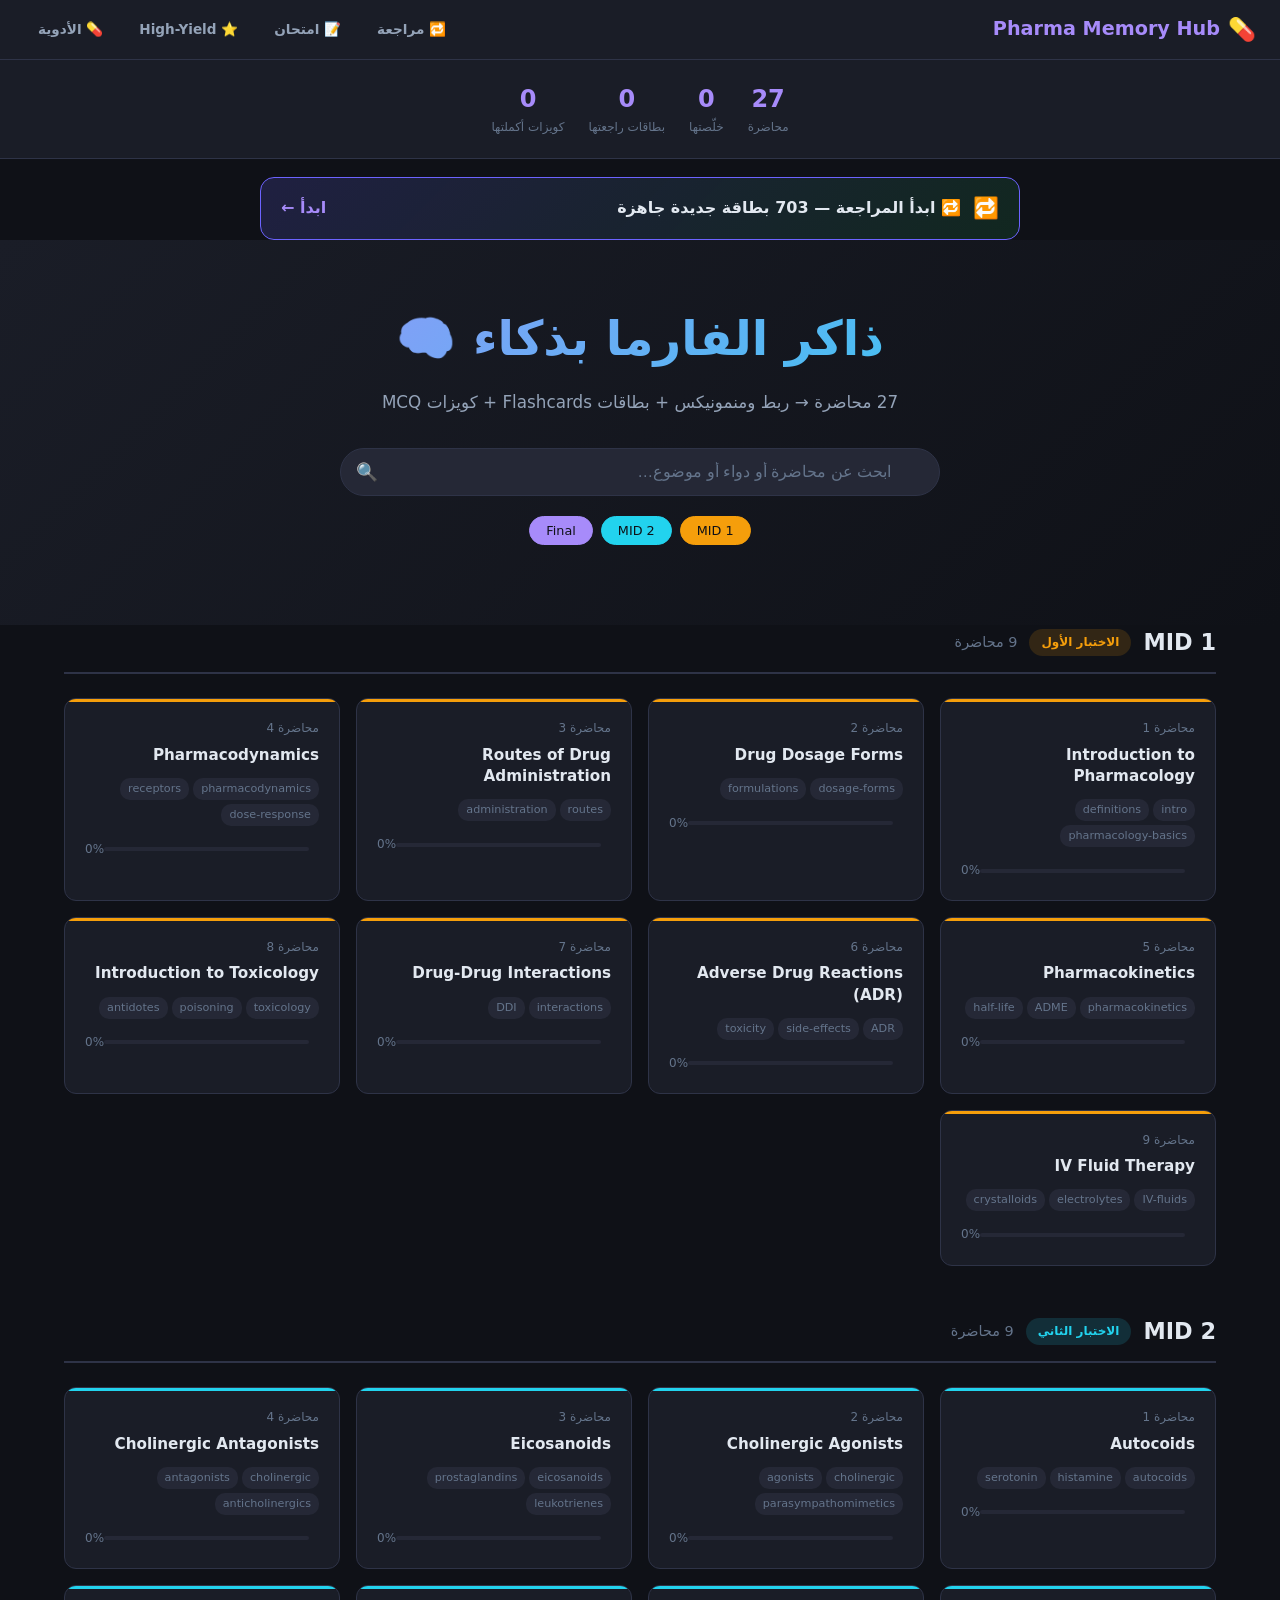
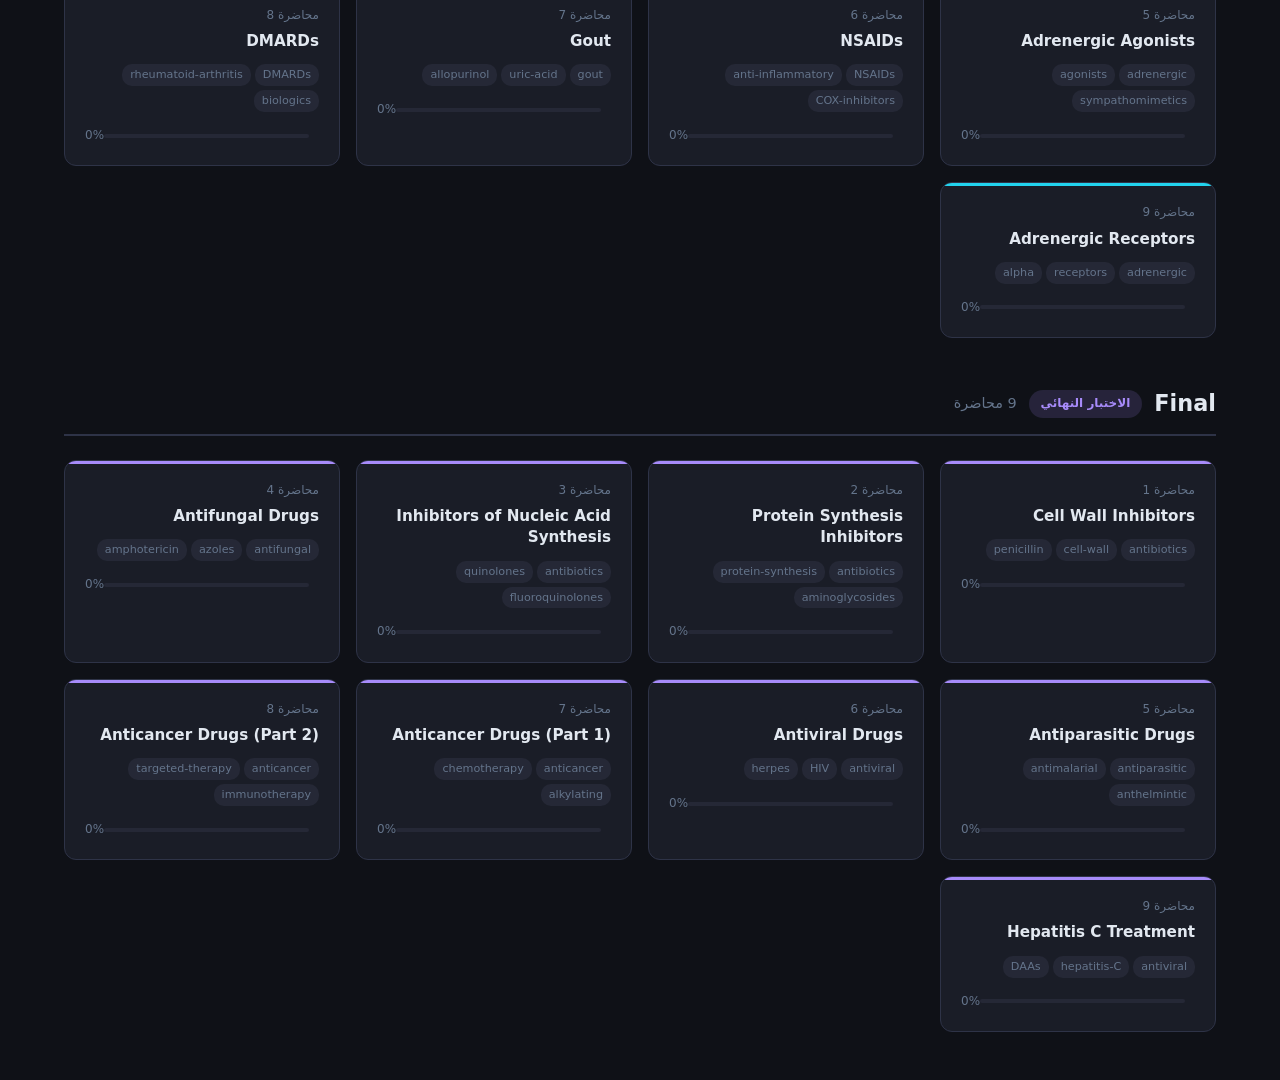
<file: index.html>
<!DOCTYPE html>
<html lang="ar" dir="rtl">
<head>
  <meta charset="UTF-8">
  <meta name="viewport" content="width=device-width, initial-scale=1.0">
  <title>Pharma Memory Hub 💊</title>
  <link rel="stylesheet" href="assets/css/styles.css">
</head>
<body>

<!-- NAVBAR -->
<nav class="navbar">
  <a class="navbar-brand" href="index.html">
    <span>💊</span> Pharma Memory Hub
  </a>
  <div class="nav-links">
    <a class="nav-link" href="review.html">🔁 مراجعة</a>
    <a class="nav-link" href="exam.html">📝 امتحان</a>
    <a class="nav-link" href="highyield.html">⭐ High-Yield</a>
    <a class="nav-link" href="drugs.html">💊 الأدوية</a>
  </div>
</nav>

<!-- STATS BAR -->
<div class="stats-bar" id="statsBar">
  <div class="stat-item">
    <div class="val" id="stat-total">27</div>
    <div class="lbl">محاضرة</div>
  </div>
  <div class="stat-item">
    <div class="val" id="stat-done">0</div>
    <div class="lbl">خلّصتها</div>
  </div>
  <div class="stat-item">
    <div class="val" id="stat-cards">0</div>
    <div class="lbl">بطاقات راجعتها</div>
  </div>
  <div class="stat-item">
    <div class="val" id="stat-quizzes">0</div>
    <div class="lbl">كويزات أكملتها</div>
  </div>
</div>

<!-- DUE TODAY -->
<a class="due-banner" id="dueBanner" href="review.html" style="display:none">
  <span class="due-icon">🔁</span>
  <span id="dueBannerText">مراجعة اليوم</span>
  <span class="due-go">ابدأ ←</span>
</a>

<!-- HERO -->
<div class="hero">
  <h1>ذاكر الفارما بذكاء 🧠</h1>
  <p>27 محاضرة → ربط ومنمونيكس + بطاقات Flashcards + كويزات MCQ</p>

  <div class="search-bar">
    <input type="text" id="searchInput" placeholder="ابحث عن محاضرة أو دواء أو موضوع…" autocomplete="off">
    <span class="search-icon">🔍</span>
  </div>

  <div class="filter-row" id="filterRow">
    <button class="filter-chip exam-mid1 active" data-filter="mid1">MID 1</button>
    <button class="filter-chip exam-mid2 active" data-filter="mid2">MID 2</button>
    <button class="filter-chip exam-final active" data-filter="final">Final</button>
    <button class="filter-chip" data-filter="all" style="display:none">الكل</button>
  </div>
</div>

<!-- CONTENT -->
<main id="main">
  <!-- MID 1 -->
  <section class="section" id="mid1">
    <div class="section-header">
      <h2>MID 1</h2>
      <span class="exam-badge badge-mid1">الاختبار الأول</span>
      <span class="count" id="count-mid1">9 محاضرات</span>
    </div>
    <div class="lecture-grid" id="grid-mid1"></div>
  </section>

  <!-- MID 2 -->
  <section class="section" id="mid2">
    <div class="section-header">
      <h2>MID 2</h2>
      <span class="exam-badge badge-mid2">الاختبار الثاني</span>
      <span class="count" id="count-mid2">9 محاضرات</span>
    </div>
    <div class="lecture-grid" id="grid-mid2"></div>
  </section>

  <!-- FINAL -->
  <section class="section" id="final">
    <div class="section-header">
      <h2>Final</h2>
      <span class="exam-badge badge-final">الاختبار النهائي</span>
      <span class="count" id="count-final">9 محاضرات</span>
    </div>
    <div class="lecture-grid" id="grid-final"></div>
  </section>

  <div class="empty-state" id="emptyState" style="display:none">
    <div class="icon">🔍</div>
    <p>ما لقينا نتائج. جرّب كلمة ثانية.</p>
  </div>
</main>

<script src="assets/js/srs.js"></script>
<script src="assets/js/app.js"></script>
</body>
</html>
</file>
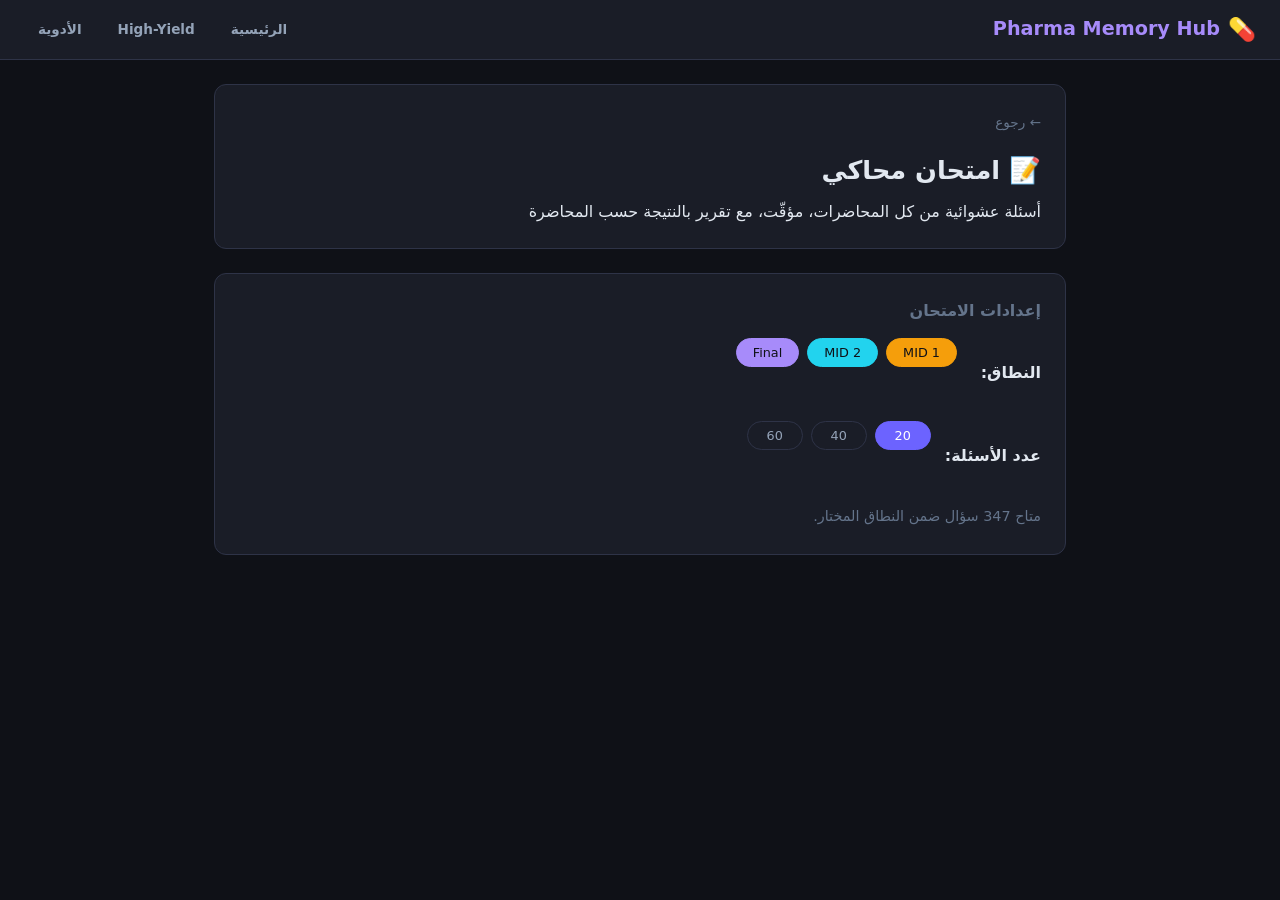
<file: exam.html>
<!DOCTYPE html>
<html lang="ar" dir="rtl">
<head>
  <meta charset="UTF-8">
  <meta name="viewport" content="width=device-width, initial-scale=1.0">
  <title>امتحان محاكي | Pharma Memory Hub</title>
  <link rel="stylesheet" href="assets/css/styles.css">
</head>
<body>
<nav class="navbar">
  <a class="navbar-brand" href="index.html"><span>💊</span> Pharma Memory Hub</a>
  <div class="nav-links">
    <a class="nav-link" href="index.html">الرئيسية</a>
    <a class="nav-link" href="highyield.html">High-Yield</a>
    <a class="nav-link" href="drugs.html">الأدوية</a>
  </div>
</nav>

<div class="lecture-page">
  <div class="lecture-header">
    <a class="back-btn" href="index.html">← رجوع</a>
    <h1>📝 امتحان محاكي</h1>
    <div class="meta"><span>أسئلة عشوائية من كل المحاضرات، مؤقّت، مع تقرير بالنتيجة حسب المحاضرة</span></div>
  </div>

  <!-- SETUP -->
  <div class="summary-box" id="examSetup">
    <h2>إعدادات الامتحان</h2>
    <div class="exam-setup-row">
      <label>النطاق:</label>
      <div class="filter-row">
        <button class="filter-chip exam-mid1 active" data-scope="mid1">MID 1</button>
        <button class="filter-chip exam-mid2 active" data-scope="mid2">MID 2</button>
        <button class="filter-chip exam-final active" data-scope="final">Final</button>
      </div>
    </div>
    <div class="exam-setup-row">
      <label>عدد الأسئلة:</label>
      <div class="filter-row">
        <button class="filter-chip count-chip active" data-count="20">20</button>
        <button class="filter-chip count-chip" data-count="40">40</button>
        <button class="filter-chip count-chip" data-count="60">60</button>
      </div>
    </div>
    <p id="poolInfo" style="color:var(--text3);font-size:0.9rem"></p>
    <button class="quiz-next-btn" id="startExamBtn">ابدأ الامتحان ←</button>
  </div>

  <!-- RUNNING -->
  <div id="examRun" style="display:none">
    <div class="summary-box">
      <div style="display:flex;justify-content:space-between;align-items:center">
        <span class="quiz-q-num" id="exNum"></span>
        <span class="exam-timer" id="exTimer">⏱️ 00:00</span>
      </div>
      <div class="quiz-progress-bar"><div class="quiz-progress-fill" id="exProgress"></div></div>
      <div class="quiz-question" id="exQ"></div>
      <div class="quiz-options" id="exOptions"></div>
      <button class="quiz-next-btn" id="exNextBtn">التالي ←</button>
    </div>
  </div>

  <!-- RESULT -->
  <div id="examResult" style="display:none">
    <div class="quiz-result show">
      <div class="score" id="exScore"></div>
      <p id="exVerdict"></p>
    </div>
    <div class="summary-box">
      <h2>📊 النتيجة حسب المحاضرة</h2>
      <table class="key-drugs-table"><thead><tr><th>المحاضرة</th><th>الصحيح</th><th>النسبة</th></tr></thead>
      <tbody id="exBreakdown"></tbody></table>
    </div>
    <div class="summary-box" id="exReviewBox">
      <h2>❌ مراجعة الأخطاء</h2>
      <div id="exReview"></div>
    </div>
    <button class="quiz-restart-btn" onclick="location.reload()">🔁 امتحان جديد</button>
  </div>
</div>

<script src="assets/js/exam.js"></script>
</body>
</html>
</file>
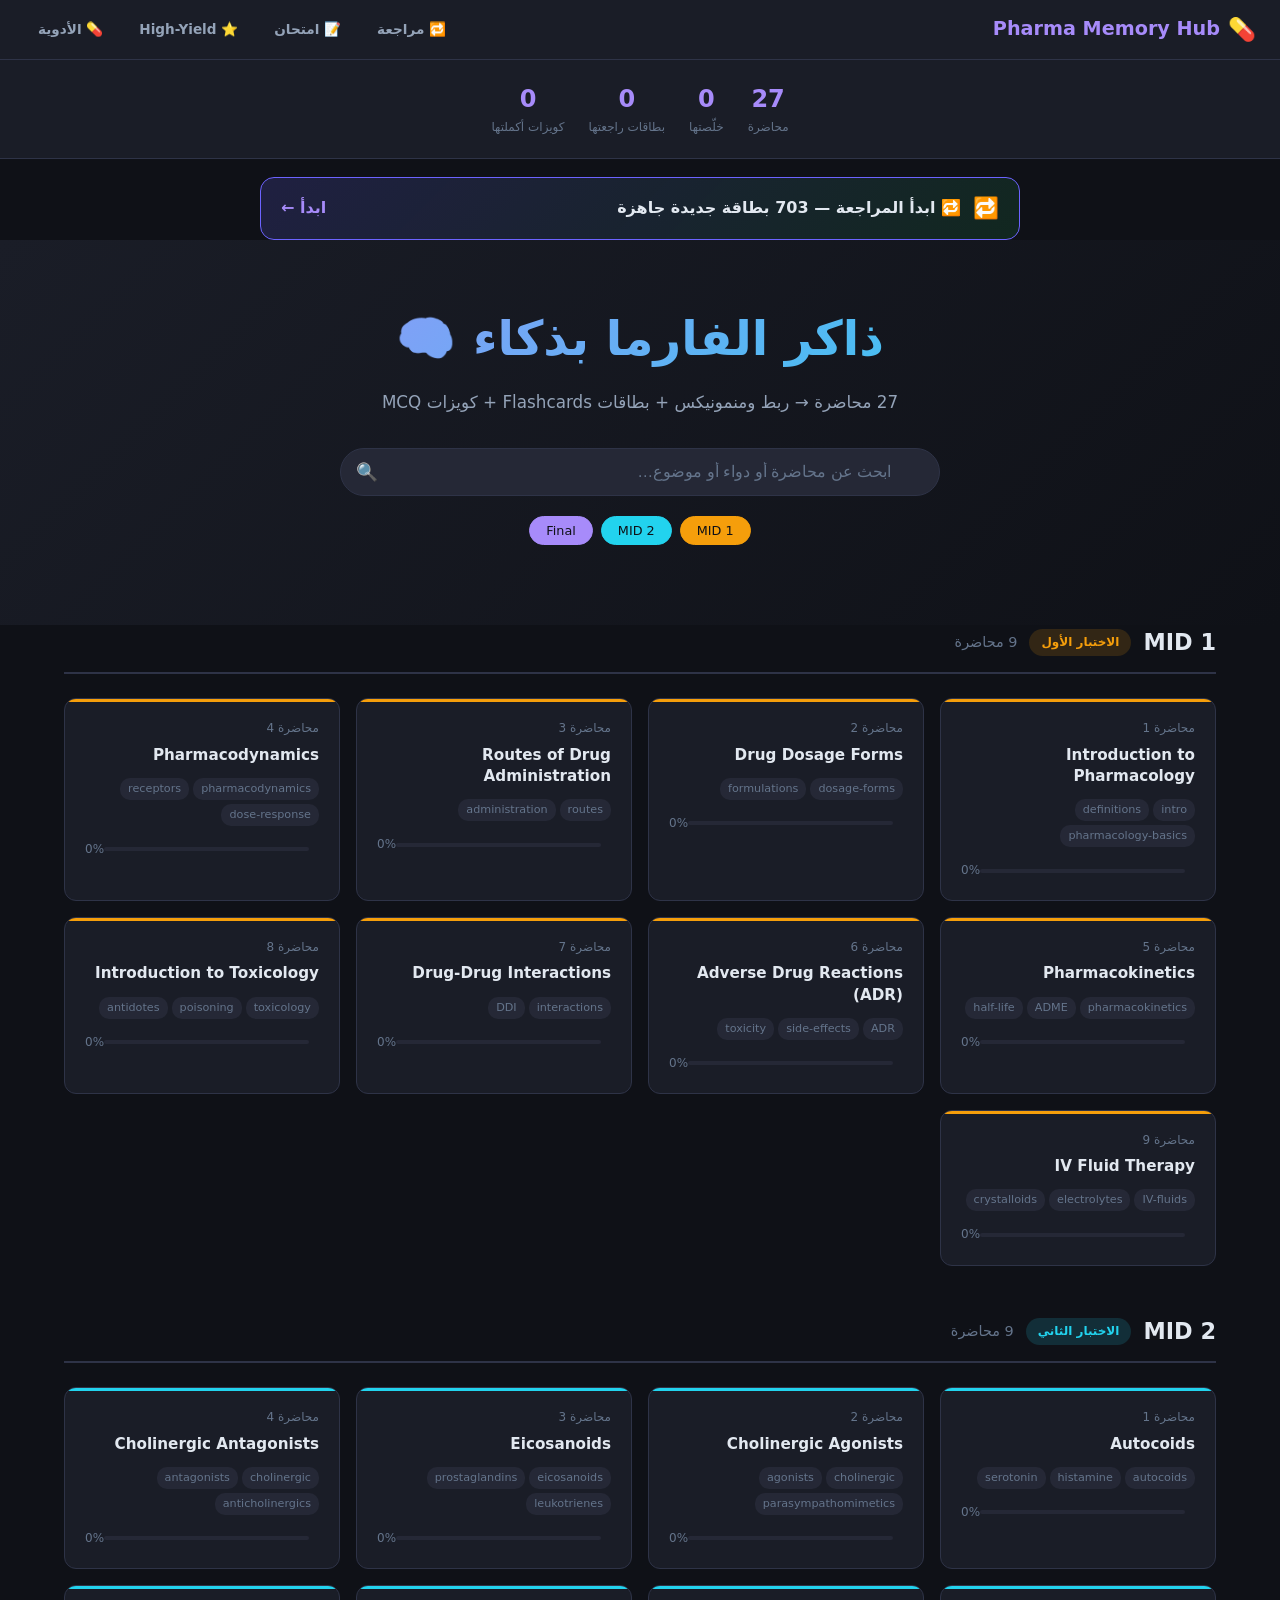
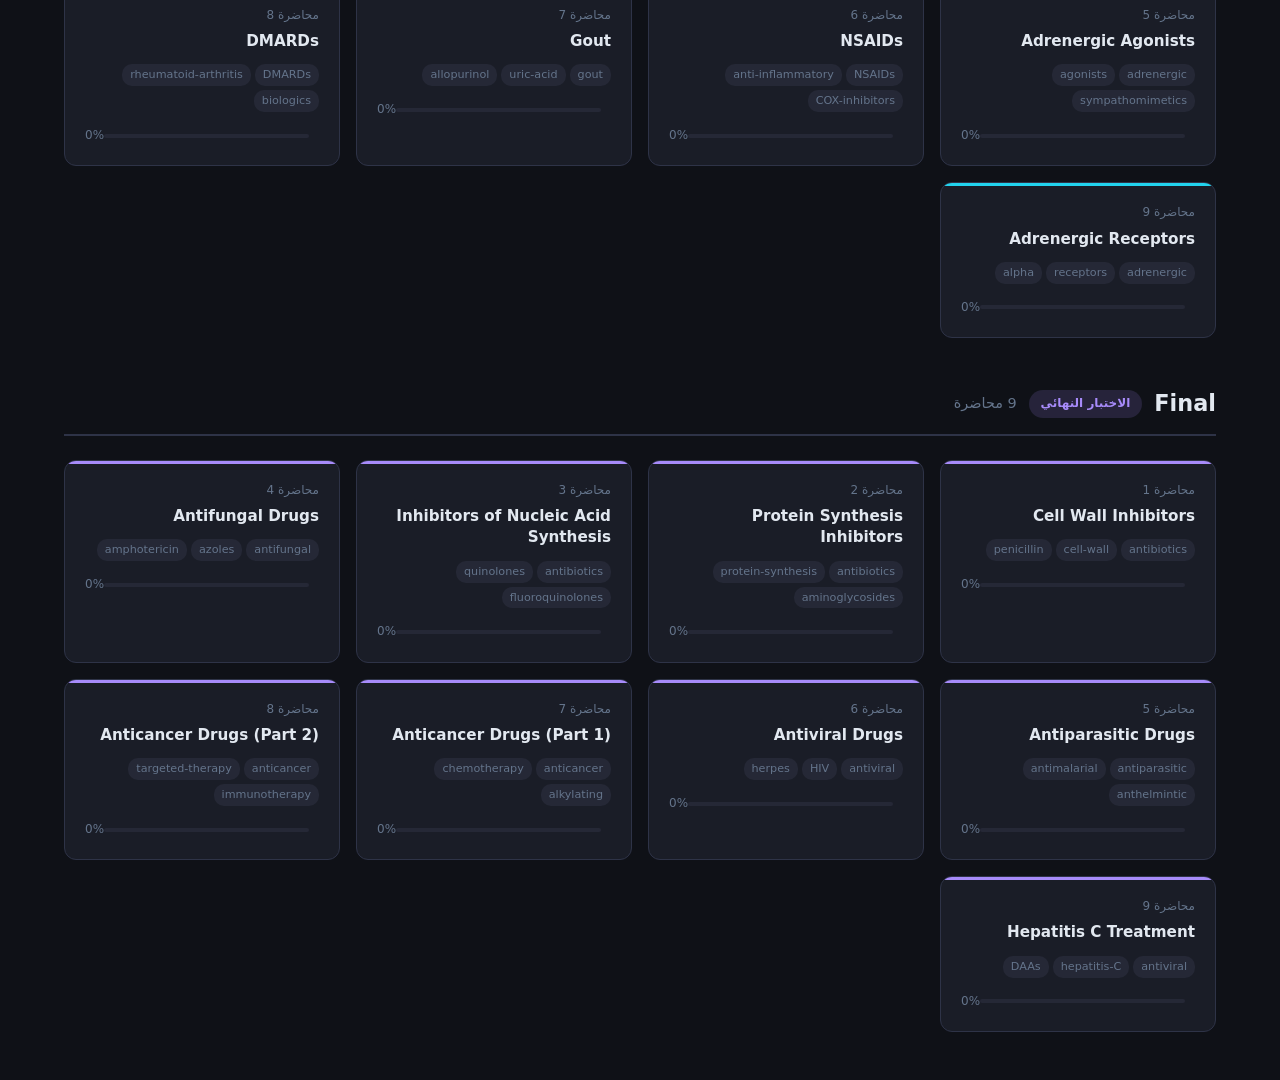
<file: lecture.html>
<!DOCTYPE html>
<html lang="ar" dir="rtl">
<head>
  <meta charset="UTF-8">
  <meta name="viewport" content="width=device-width, initial-scale=1.0">
  <title>محاضرة | Pharma Memory Hub</title>
  <link rel="stylesheet" href="assets/css/styles.css">
</head>
<body>

<!-- NAVBAR -->
<nav class="navbar">
  <a class="navbar-brand" href="index.html">
    <span>💊</span> Pharma Memory Hub
  </a>
  <div class="nav-links">
    <a class="nav-link mid1" href="index.html#mid1">MID 1</a>
    <a class="nav-link mid2" href="index.html#mid2">MID 2</a>
    <a class="nav-link final" href="index.html#final">Final</a>
  </div>
</nav>

<div class="loading" id="loadingState">
  <div class="spinner"></div>
  <p>جاري التحميل…</p>
</div>

<div id="pageContent" style="display:none">
<div class="lecture-page">

  <!-- HEADER -->
  <div class="lecture-header" id="lectureHeader">
    <a class="back-btn" href="index.html">← رجوع للرئيسية</a>
    <h1 id="lectureTitle"></h1>
    <div class="meta" id="lectureMeta"></div>
  </div>

  <!-- SUMMARY -->
  <div class="summary-box" id="summaryBox">
    <h2>📋 ملخص سريع</h2>
    <p id="summaryText"></p>
  </div>

  <!-- KEY DRUGS TABLE -->
  <div class="summary-box" id="keyDrugsBox">
    <h2>💊 الأدوية الرئيسية</h2>
    <table class="key-drugs-table" id="keyDrugsTable">
      <thead>
        <tr><th>الدواء</th><th>الصنف</th><th>ملاحظة</th></tr>
      </thead>
      <tbody id="keyDrugsBody"></tbody>
    </table>
  </div>

  <!-- HIGH YIELD -->
  <div class="summary-box hy-box" id="highYieldBox" style="display:none">
    <h2>⭐ نقاط عالية العائد (High-Yield)</h2>
    <div id="highYieldList"></div>
  </div>

  <!-- CLASSIFICATION -->
  <div class="summary-box" id="classificationBox" style="display:none">
    <h2>🗂️ التصنيف</h2>
    <div id="classificationContent"></div>
  </div>

  <!-- COMPARISON TABLES -->
  <div id="comparisonBox" style="display:none"></div>

  <!-- MODE TABS -->
  <div class="mode-tabs">
    <button class="mode-tab active" data-mode="mnemonics" onclick="switchMode('mnemonics')">
      🧠 ربط ومنمونيكس
    </button>
    <button class="mode-tab" data-mode="flashcards" onclick="switchMode('flashcards')">
      🃏 Flashcards
    </button>
    <button class="mode-tab" data-mode="quiz" onclick="switchMode('quiz')">
      ✅ Quiz MCQ
    </button>
  </div>

  <!-- MNEMONICS MODE -->
  <div id="mode-mnemonics">
    <div id="mnemonicsContainer"></div>
    <div class="empty-state" id="mnemonicsEmpty" style="display:none">
      <div class="icon">🚧</div>
      <p>المنمونيكس لهذه المحاضرة قيد التوليد…</p>
    </div>
  </div>

  <!-- FLASHCARDS MODE -->
  <div id="mode-flashcards" style="display:none">
    <div class="flashcard-progress" id="fcProgress"></div>
    <div class="flashcard-container">
      <div class="flashcard" id="flashcard" onclick="flipCard()">
        <div class="flashcard-face front">
          <div class="face-label">السؤال</div>
          <div class="face-text" id="fcFront"></div>
        </div>
        <div class="flashcard-face back">
          <div class="face-label">الجواب</div>
          <div class="face-text" id="fcBack"></div>
        </div>
      </div>
    </div>
    <p class="flashcard-hint">اضغط على البطاقة لترى الجواب · اختصارات: مسافة = قلب، ١-٤ = تقييم</p>
    <div class="flashcard-controls srs" id="fcControls" style="display:none">
      <button class="fc-btn again" onclick="rateCard('again')">🔁 مرة ثانية</button>
      <button class="fc-btn hard" onclick="rateCard('hard')">😓 صعبة</button>
      <button class="fc-btn good" onclick="rateCard('good')">✅ عرفتها</button>
      <button class="fc-btn easy" onclick="rateCard('easy')">⚡ سهلة</button>
    </div>
    <div class="empty-state" id="fcDone" style="display:none">
      <div class="icon">🎉</div>
      <p>خلّصت كل البطاقات! أحسنت.</p>
      <button class="quiz-restart-btn" onclick="restartFlashcards()" style="margin-top:16px">إعادة من البداية</button>
    </div>
  </div>

  <!-- QUIZ MODE -->
  <div id="mode-quiz" style="display:none">
    <div class="quiz-container">
      <div class="quiz-progress-bar"><div class="quiz-progress-fill" id="qProgressFill"></div></div>
      <div id="quizMain">
        <div class="quiz-q-num" id="qNum"></div>
        <div class="quiz-question" id="qText"></div>
        <div class="quiz-options" id="qOptions"></div>
        <div class="quiz-explanation" id="qExplanation"></div>
        <button class="quiz-next-btn" id="qNextBtn" onclick="nextQuestion()">التالي ←</button>
      </div>
      <div class="quiz-result" id="quizResult">
        <div class="score" id="quizScore"></div>
        <p id="quizResultText"></p>
        <button class="quiz-restart-btn" onclick="restartQuiz()">🔁 إعادة الكويز</button>
      </div>
      <div class="empty-state" id="quizEmpty" style="display:none">
        <div class="icon">🚧</div>
        <p>الكويز قيد التوليد…</p>
      </div>
    </div>
  </div>

</div><!-- /lecture-page -->
</div><!-- /pageContent -->

<script src="assets/js/srs.js"></script>
<script src="assets/js/flashcards.js"></script>
<script src="assets/js/quiz.js"></script>
<script src="assets/js/lecture.js"></script>
</body>
</html>
</file>
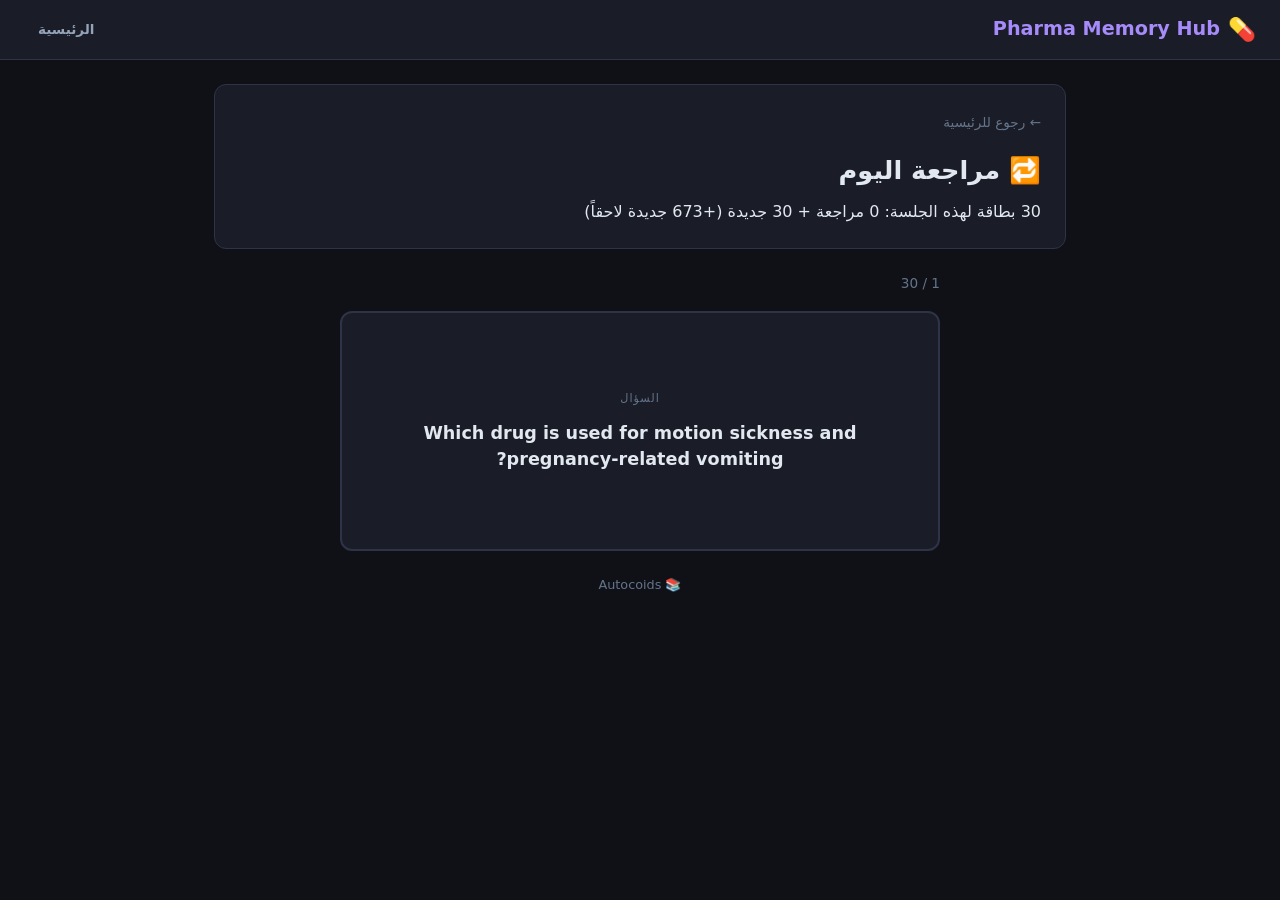
<file: review.html>
<!DOCTYPE html>
<html lang="ar" dir="rtl">
<head>
  <meta charset="UTF-8">
  <meta name="viewport" content="width=device-width, initial-scale=1.0">
  <title>مراجعة اليوم | Pharma Memory Hub</title>
  <link rel="stylesheet" href="assets/css/styles.css">
</head>
<body>
<nav class="navbar">
  <a class="navbar-brand" href="index.html"><span>💊</span> Pharma Memory Hub</a>
  <div class="nav-links">
    <a class="nav-link" href="index.html">الرئيسية</a>
  </div>
</nav>

<div class="lecture-page">
  <div class="lecture-header">
    <a class="back-btn" href="index.html">← رجوع للرئيسية</a>
    <h1>🔁 مراجعة اليوم</h1>
    <div class="meta"><span id="dueMeta">جاري التحميل…</span></div>
  </div>

  <div id="reviewArea">
    <div class="flashcard-progress" id="rvProgress"></div>
    <div class="flashcard-container">
      <div class="flashcard" id="flashcard" onclick="rvFlip()">
        <div class="flashcard-face front"><div class="face-label">السؤال</div><div class="face-text" id="rvFront"></div></div>
        <div class="flashcard-face back"><div class="face-label">الجواب</div><div class="face-text" id="rvBack"></div></div>
      </div>
    </div>
    <p class="flashcard-hint" id="rvSource"></p>
    <div class="flashcard-controls srs" id="rvControls" style="display:none">
      <button class="fc-btn again" onclick="rvRate('again')">🔁 مرة ثانية</button>
      <button class="fc-btn hard" onclick="rvRate('hard')">😓 صعبة</button>
      <button class="fc-btn good" onclick="rvRate('good')">✅ عرفتها</button>
      <button class="fc-btn easy" onclick="rvRate('easy')">⚡ سهلة</button>
    </div>
  </div>

  <div class="empty-state" id="rvDone" style="display:none">
    <div class="icon">🎉</div>
    <p>ما عندك بطاقات مستحقة الآن. ارجع لاحقاً أو ذاكر محاضرة جديدة.</p>
    <a class="quiz-restart-btn" href="index.html" style="margin-top:16px;display:inline-block">الرئيسية</a>
  </div>
</div>

<script src="assets/js/srs.js"></script>
<script src="assets/js/review.js"></script>
</body>
</html>
</file>
<file: assets/css/styles.css>
/* ===== PHARMA MEMORY HUB — Dark Theme ===== */
:root {
  --bg: #0f1117;
  --bg2: #1a1d27;
  --bg3: #252836;
  --border: #2e3347;
  --accent: #6c63ff;
  --accent2: #a78bfa;
  --green: #22c55e;
  --red: #ef4444;
  --yellow: #f59e0b;
  --cyan: #22d3ee;
  --text: #e2e8f0;
  --text2: #94a3b8;
  --text3: #64748b;
  --mid1: #f59e0b;
  --mid2: #22d3ee;
  --final: #a78bfa;
  --radius: 12px;
  --shadow: 0 4px 24px rgba(0,0,0,0.4);
}

* { box-sizing: border-box; margin: 0; padding: 0; }

body {
  background: var(--bg);
  color: var(--text);
  font-family: 'Segoe UI', system-ui, -apple-system, sans-serif;
  line-height: 1.6;
  min-height: 100vh;
}

/* ===== NAVBAR ===== */
.navbar {
  background: var(--bg2);
  border-bottom: 1px solid var(--border);
  padding: 0 24px;
  height: 60px;
  display: flex;
  align-items: center;
  justify-content: space-between;
  position: sticky;
  top: 0;
  z-index: 100;
}

.navbar-brand {
  font-size: 1.2rem;
  font-weight: 700;
  color: var(--accent2);
  text-decoration: none;
  display: flex;
  align-items: center;
  gap: 8px;
}

.navbar-brand span { font-size: 1.4rem; }

.nav-links { display: flex; gap: 8px; }

.nav-link {
  padding: 6px 14px;
  border-radius: 20px;
  text-decoration: none;
  font-size: 0.85rem;
  font-weight: 600;
  color: var(--text2);
  transition: all 0.2s;
}

.nav-link:hover, .nav-link.active { color: var(--text); background: var(--bg3); }
.nav-link.mid1 { color: var(--mid1); }
.nav-link.mid2 { color: var(--mid2); }
.nav-link.final { color: var(--final); }

/* ===== HERO ===== */
.hero {
  text-align: center;
  padding: 60px 24px 40px;
  background: linear-gradient(135deg, var(--bg2) 0%, var(--bg) 100%);
}

.hero h1 {
  font-size: clamp(1.8rem, 4vw, 3rem);
  font-weight: 800;
  background: linear-gradient(135deg, var(--accent2), var(--cyan));
  -webkit-background-clip: text;
  -webkit-text-fill-color: transparent;
  background-clip: text;
  margin-bottom: 12px;
}

.hero p { color: var(--text2); font-size: 1.05rem; margin-bottom: 32px; }

/* ===== SEARCH + FILTER ===== */
.search-bar {
  max-width: 600px;
  margin: 0 auto 20px;
  position: relative;
}

.search-bar input {
  width: 100%;
  padding: 14px 48px 14px 20px;
  background: var(--bg3);
  border: 1px solid var(--border);
  border-radius: 30px;
  color: var(--text);
  font-size: 1rem;
  outline: none;
  transition: border-color 0.2s;
  direction: rtl;
}

.search-bar input:focus { border-color: var(--accent); }
.search-bar input::placeholder { color: var(--text3); }

.search-bar .search-icon {
  position: absolute;
  left: 16px;
  top: 50%;
  transform: translateY(-50%);
  color: var(--text3);
  font-size: 1.1rem;
}

.filter-row {
  display: flex;
  flex-wrap: wrap;
  gap: 8px;
  justify-content: center;
  margin-bottom: 40px;
}

.filter-chip {
  padding: 6px 16px;
  border-radius: 20px;
  border: 1px solid var(--border);
  background: transparent;
  color: var(--text2);
  font-size: 0.8rem;
  cursor: pointer;
  transition: all 0.2s;
  font-family: inherit;
}

.filter-chip:hover { border-color: var(--accent); color: var(--accent2); }
.filter-chip.active { background: var(--accent); border-color: var(--accent); color: #fff; }
.filter-chip.exam-mid1 { border-color: var(--mid1); color: var(--mid1); }
.filter-chip.exam-mid1.active { background: var(--mid1); color: var(--bg); }
.filter-chip.exam-mid2 { border-color: var(--mid2); color: var(--mid2); }
.filter-chip.exam-mid2.active { background: var(--mid2); color: var(--bg); }
.filter-chip.exam-final { border-color: var(--final); color: var(--final); }
.filter-chip.exam-final.active { background: var(--final); color: var(--bg); }

/* ===== SECTIONS ===== */
.section { padding: 0 24px 48px; max-width: 1200px; margin: 0 auto; }

.section-header {
  display: flex;
  align-items: center;
  gap: 12px;
  margin-bottom: 24px;
  padding-bottom: 12px;
  border-bottom: 2px solid var(--border);
}

.section-header h2 { font-size: 1.4rem; font-weight: 700; }
.section-header .exam-badge {
  padding: 4px 12px;
  border-radius: 20px;
  font-size: 0.75rem;
  font-weight: 700;
}

.badge-mid1 { background: rgba(245,158,11,0.15); color: var(--mid1); }
.badge-mid2 { background: rgba(34,211,238,0.15); color: var(--mid2); }
.badge-final { background: rgba(167,139,250,0.15); color: var(--final); }

.section-header .count { margin-left: auto; color: var(--text3); font-size: 0.9rem; }

/* ===== LECTURE GRID ===== */
.lecture-grid {
  display: grid;
  grid-template-columns: repeat(auto-fill, minmax(260px, 1fr));
  gap: 16px;
}

.lecture-card {
  background: var(--bg2);
  border: 1px solid var(--border);
  border-radius: var(--radius);
  padding: 20px;
  cursor: pointer;
  text-decoration: none;
  color: inherit;
  transition: all 0.2s;
  display: block;
  position: relative;
  overflow: hidden;
}

.lecture-card::before {
  content: '';
  position: absolute;
  top: 0; left: 0; right: 0;
  height: 3px;
}

.lecture-card.mid1::before { background: var(--mid1); }
.lecture-card.mid2::before { background: var(--mid2); }
.lecture-card.final::before { background: var(--final); }

.lecture-card:hover {
  border-color: var(--accent);
  transform: translateY(-2px);
  box-shadow: var(--shadow);
}

.lecture-card .lecture-num {
  font-size: 0.75rem;
  color: var(--text3);
  margin-bottom: 6px;
}

.lecture-card h3 {
  font-size: 0.95rem;
  font-weight: 600;
  margin-bottom: 12px;
  color: var(--text);
  line-height: 1.4;
}

.lecture-card .topics {
  display: flex;
  flex-wrap: wrap;
  gap: 4px;
  margin-bottom: 14px;
}

.topic-tag {
  padding: 2px 8px;
  background: var(--bg3);
  border-radius: 10px;
  font-size: 0.7rem;
  color: var(--text3);
}

.lecture-card .card-footer {
  display: flex;
  align-items: center;
  justify-content: space-between;
}

.progress-bar {
  flex: 1;
  height: 4px;
  background: var(--bg3);
  border-radius: 2px;
  overflow: hidden;
  margin-right: 10px;
}

.progress-fill {
  height: 100%;
  border-radius: 2px;
  transition: width 0.3s;
}

.mid1 .progress-fill { background: var(--mid1); }
.mid2 .progress-fill { background: var(--mid2); }
.final .progress-fill { background: var(--final); }

.card-status { font-size: 0.75rem; color: var(--text3); }
.card-status.done { color: var(--green); }

/* ===== STATS BAR ===== */
.stats-bar {
  display: flex;
  gap: 24px;
  justify-content: center;
  flex-wrap: wrap;
  padding: 20px 24px;
  background: var(--bg2);
  border-bottom: 1px solid var(--border);
}

.stat-item { text-align: center; }
.stat-item .val { font-size: 1.5rem; font-weight: 800; color: var(--accent2); }
.stat-item .lbl { font-size: 0.75rem; color: var(--text3); }

/* ===== LECTURE PAGE ===== */
.lecture-page { max-width: 900px; margin: 0 auto; padding: 24px; }

.lecture-header {
  background: var(--bg2);
  border: 1px solid var(--border);
  border-radius: var(--radius);
  padding: 24px;
  margin-bottom: 24px;
}

.lecture-header .back-btn {
  display: inline-flex;
  align-items: center;
  gap: 6px;
  color: var(--text3);
  text-decoration: none;
  font-size: 0.85rem;
  margin-bottom: 16px;
  transition: color 0.2s;
}

.lecture-header .back-btn:hover { color: var(--text); }

.lecture-header h1 {
  font-size: 1.6rem;
  font-weight: 800;
  margin-bottom: 8px;
}

.lecture-header .meta {
  display: flex;
  gap: 12px;
  flex-wrap: wrap;
  align-items: center;
}

/* ===== MODE TABS ===== */
.mode-tabs {
  display: flex;
  gap: 4px;
  background: var(--bg2);
  border: 1px solid var(--border);
  border-radius: var(--radius);
  padding: 6px;
  margin-bottom: 24px;
}

.mode-tab {
  flex: 1;
  padding: 10px;
  border: none;
  border-radius: 8px;
  background: transparent;
  color: var(--text2);
  cursor: pointer;
  font-family: inherit;
  font-size: 0.9rem;
  font-weight: 600;
  transition: all 0.2s;
  display: flex;
  align-items: center;
  justify-content: center;
  gap: 6px;
}

.mode-tab:hover { color: var(--text); background: var(--bg3); }
.mode-tab.active { background: var(--accent); color: #fff; }

/* ===== MNEMONIC CARDS ===== */
.mnemonic-card {
  background: var(--bg2);
  border: 1px solid var(--border);
  border-radius: var(--radius);
  padding: 24px;
  margin-bottom: 16px;
  transition: border-color 0.2s;
}

.mnemonic-card:hover { border-color: var(--accent); }

.mnemonic-type {
  display: inline-block;
  padding: 3px 10px;
  border-radius: 10px;
  font-size: 0.72rem;
  font-weight: 700;
  text-transform: uppercase;
  margin-bottom: 12px;
}

.type-acronym { background: rgba(245,158,11,0.15); color: var(--yellow); }
.type-story { background: rgba(34,211,238,0.15); color: var(--cyan); }
.type-visual { background: rgba(167,139,250,0.15); color: var(--accent2); }

.mnemonic-card h3 {
  font-size: 1.1rem;
  font-weight: 700;
  margin-bottom: 12px;
  color: var(--accent2);
}

.mnemonic-card .body {
  color: var(--text2);
  line-height: 1.8;
  direction: rtl;
  text-align: right;
  white-space: pre-line;
}

.mnemonic-card .covers {
  margin-top: 12px;
  display: flex;
  flex-wrap: wrap;
  gap: 4px;
}

.drug-tag {
  padding: 3px 10px;
  background: var(--bg3);
  border-radius: 10px;
  font-size: 0.75rem;
  color: var(--cyan);
  font-family: 'Courier New', monospace;
}

/* ===== FLASHCARDS ===== */
.flashcard-container {
  perspective: 1000px;
  max-width: 600px;
  margin: 0 auto 24px;
}

.flashcard {
  width: 100%;
  height: 240px;
  position: relative;
  transform-style: preserve-3d;
  transition: transform 0.5s cubic-bezier(0.4, 0, 0.2, 1);
  cursor: pointer;
}

.flashcard.flipped { transform: rotateY(180deg); }

.flashcard-face {
  position: absolute;
  inset: 0;
  backface-visibility: hidden;
  -webkit-backface-visibility: hidden;
  background: var(--bg2);
  border: 2px solid var(--border);
  border-radius: var(--radius);
  display: flex;
  flex-direction: column;
  align-items: center;
  justify-content: center;
  padding: 32px;
  text-align: center;
}

.flashcard-face.back {
  transform: rotateY(180deg);
  border-color: var(--accent);
  background: linear-gradient(135deg, var(--bg2), #1e1b3a);
}

.flashcard-face .face-label {
  font-size: 0.7rem;
  text-transform: uppercase;
  color: var(--text3);
  margin-bottom: 12px;
  letter-spacing: 1px;
}

.flashcard-face .face-text {
  font-size: 1.1rem;
  font-weight: 600;
  line-height: 1.5;
  direction: rtl;
}

.flashcard-face.back .face-text { color: var(--accent2); }

.flashcard-hint {
  text-align: center;
  color: var(--text3);
  font-size: 0.8rem;
  margin-bottom: 20px;
}

.flashcard-controls {
  display: flex;
  gap: 12px;
  justify-content: center;
  margin-bottom: 24px;
}

.fc-btn {
  padding: 10px 24px;
  border-radius: 8px;
  border: none;
  font-family: inherit;
  font-size: 0.9rem;
  font-weight: 600;
  cursor: pointer;
  transition: all 0.2s;
}

.fc-btn.again { background: rgba(239,68,68,0.15); color: var(--red); }
.fc-btn.again:hover { background: rgba(239,68,68,0.3); }
.fc-btn.good { background: rgba(34,197,94,0.15); color: var(--green); }
.fc-btn.good:hover { background: rgba(34,197,94,0.3); }
.fc-btn.next { background: var(--bg3); color: var(--text2); }
.fc-btn.next:hover { background: var(--border); }

.flashcard-progress {
  display: flex;
  align-items: center;
  justify-content: space-between;
  color: var(--text3);
  font-size: 0.85rem;
  max-width: 600px;
  margin: 0 auto 16px;
}

/* ===== QUIZ ===== */
.quiz-container { max-width: 700px; margin: 0 auto; }

.quiz-progress-bar {
  height: 6px;
  background: var(--bg3);
  border-radius: 3px;
  overflow: hidden;
  margin-bottom: 24px;
}

.quiz-progress-fill {
  height: 100%;
  background: linear-gradient(90deg, var(--accent), var(--accent2));
  transition: width 0.3s;
}

.quiz-q-num { color: var(--text3); font-size: 0.85rem; margin-bottom: 8px; }

.quiz-question {
  font-size: 1.1rem;
  font-weight: 600;
  margin-bottom: 20px;
  direction: rtl;
  text-align: right;
  line-height: 1.5;
}

.quiz-options { display: flex; flex-direction: column; gap: 10px; margin-bottom: 20px; }

.quiz-option {
  padding: 14px 18px;
  background: var(--bg2);
  border: 1.5px solid var(--border);
  border-radius: 10px;
  cursor: pointer;
  transition: all 0.2s;
  font-family: inherit;
  font-size: 0.95rem;
  color: var(--text);
  text-align: right;
  direction: rtl;
}

.quiz-option:hover:not(:disabled) { border-color: var(--accent); background: var(--bg3); }
.quiz-option.correct { border-color: var(--green); background: rgba(34,197,94,0.1); color: var(--green); }
.quiz-option.wrong { border-color: var(--red); background: rgba(239,68,68,0.1); color: var(--red); }
.quiz-option:disabled { cursor: default; }

.quiz-explanation {
  background: var(--bg3);
  border: 1px solid var(--border);
  border-radius: 10px;
  padding: 16px;
  font-size: 0.9rem;
  color: var(--text2);
  direction: rtl;
  text-align: right;
  line-height: 1.7;
  margin-bottom: 20px;
  display: none;
}

.quiz-explanation.show { display: block; }
.quiz-explanation strong { color: var(--accent2); }

.quiz-next-btn {
  display: block;
  width: 100%;
  padding: 14px;
  background: var(--accent);
  border: none;
  border-radius: 10px;
  color: #fff;
  font-family: inherit;
  font-size: 1rem;
  font-weight: 700;
  cursor: pointer;
  transition: all 0.2s;
  display: none;
}

.quiz-next-btn.show { display: block; }
.quiz-next-btn:hover { background: var(--accent2); }

.quiz-result {
  text-align: center;
  padding: 48px 24px;
  display: none;
}

.quiz-result.show { display: block; }

.quiz-result .score {
  font-size: 4rem;
  font-weight: 900;
  background: linear-gradient(135deg, var(--accent2), var(--cyan));
  -webkit-background-clip: text;
  -webkit-text-fill-color: transparent;
  background-clip: text;
}

.quiz-result p { color: var(--text2); margin: 8px 0 24px; }

.quiz-restart-btn {
  padding: 12px 32px;
  background: var(--accent);
  border: none;
  border-radius: 10px;
  color: #fff;
  font-family: inherit;
  font-size: 1rem;
  font-weight: 700;
  cursor: pointer;
  transition: background 0.2s;
}

.quiz-restart-btn:hover { background: var(--accent2); }

/* ===== SUMMARY ===== */
.summary-box {
  background: var(--bg2);
  border: 1px solid var(--border);
  border-radius: var(--radius);
  padding: 24px;
  margin-bottom: 24px;
  direction: rtl;
  text-align: right;
}

.summary-box h2 { font-size: 1rem; color: var(--text3); margin-bottom: 12px; font-weight: 600; }
.summary-box p { color: var(--text2); line-height: 1.8; }

.key-drugs-table {
  width: 100%;
  border-collapse: collapse;
  margin-top: 8px;
}

.key-drugs-table th, .key-drugs-table td {
  padding: 10px 14px;
  border-bottom: 1px solid var(--border);
  text-align: right;
  font-size: 0.9rem;
}

.key-drugs-table th { color: var(--text3); font-weight: 600; }
.key-drugs-table td:first-child { color: var(--cyan); font-family: monospace; }
.key-drugs-table tr:last-child td { border-bottom: none; }

/* ===== LOADING / EMPTY ===== */
.loading {
  text-align: center;
  padding: 80px 24px;
  color: var(--text3);
}

.loading .spinner {
  width: 40px; height: 40px;
  border: 3px solid var(--border);
  border-top-color: var(--accent);
  border-radius: 50%;
  animation: spin 0.8s linear infinite;
  margin: 0 auto 16px;
}

@keyframes spin { to { transform: rotate(360deg); } }

.empty-state {
  text-align: center;
  padding: 60px 24px;
  color: var(--text3);
}

.empty-state .icon { font-size: 3rem; margin-bottom: 12px; }

/* ===== SCROLLBAR ===== */
::-webkit-scrollbar { width: 6px; }
::-webkit-scrollbar-track { background: var(--bg); }
::-webkit-scrollbar-thumb { background: var(--border); border-radius: 3px; }
::-webkit-scrollbar-thumb:hover { background: var(--text3); }

/* ===== RESPONSIVE ===== */
@media (max-width: 640px) {
  .navbar { padding: 0 16px; }
  .nav-links { display: none; }
  .hero { padding: 40px 16px 24px; }
  .section { padding: 0 16px 32px; }
  .lecture-grid { grid-template-columns: 1fr; }
  .mode-tabs { flex-direction: column; }
  .flashcard { height: 200px; }
  .stats-bar { gap: 16px; padding: 16px; }
}

/* ===== Extended content sections ===== */
.kd-caret { color: var(--accent2); font-size: 0.8rem; }
.kd-detail-inner { padding: 6px 10px; background: rgba(108,99,255,0.06); border-radius: 8px; }
.kd-detail-line { font-size: 0.9rem; margin: 4px 0; line-height: 1.7; }
.kd-detail-line .kd-k { color: var(--accent2); font-weight: 700; }

.hy-box { border-right: 3px solid var(--accent); }
.hy-item { display: flex; align-items: flex-start; gap: 8px; padding: 8px 0; border-bottom: 1px solid rgba(255,255,255,0.05); font-size: 0.95rem; line-height: 1.7; }
.hy-item:last-child { border-bottom: none; }
.hy-tag { font-size: 0.7rem; font-weight: 700; padding: 2px 8px; border-radius: 20px; white-space: nowrap; background: rgba(108,99,255,0.15); color: var(--accent2); }
.hy-adverse { background: rgba(239,68,68,0.15); color: var(--red); }
.hy-indication { background: rgba(34,197,94,0.15); color: var(--green); }

.cls-title { font-weight: 800; color: var(--accent2); margin-bottom: 10px; }
.cls-group { margin-bottom: 12px; }
.cls-name { font-weight: 700; font-size: 0.9rem; margin-bottom: 6px; }
.cls-drugs { display: flex; flex-wrap: wrap; gap: 6px; }

.cmp-wrap { overflow-x: auto; }
.cmp-table th.cmp-rowhead { text-align: right; color: var(--accent2); background: rgba(108,99,255,0.06); }

/* ===== Due-today banner ===== */
.due-banner { display: flex; align-items: center; gap: 12px; max-width: 760px; margin: 18px auto 0;
  padding: 14px 20px; border-radius: 14px; text-decoration: none;
  background: linear-gradient(135deg, rgba(108,99,255,0.18), rgba(34,197,94,0.12));
  border: 1px solid var(--accent); color: var(--text1); font-weight: 700; transition: transform .15s; }
.due-banner:hover { transform: translateY(-2px); }
.due-banner .due-icon { font-size: 1.3rem; }
.due-banner .due-go { margin-right: auto; color: var(--accent2); }

/* ===== SRS 4-button row ===== */
.flashcard-controls.srs { flex-wrap: wrap; gap: 8px; }
.fc-btn.hard { background: rgba(245,158,11,0.15); color: #f59e0b; }
.fc-btn.easy { background: rgba(34,197,94,0.15); color: var(--green); }

/* ===== Exam / High-Yield / Drugs pages ===== */
.exam-setup-row { display: flex; align-items: center; gap: 14px; flex-wrap: wrap; margin: 14px 0; }
.exam-setup-row > label { font-weight: 700; min-width: 70px; }
.exam-timer { font-weight: 800; color: var(--accent2); }
.ex-review-item { border: 1px solid var(--border); border-radius: 12px; padding: 12px; margin-bottom: 12px; }
.ex-rev-q { font-weight: 700; margin-bottom: 6px; }
.ex-rev-wrong { color: var(--red); font-size: 0.9rem; }
.ex-rev-right { color: var(--green); font-size: 0.9rem; }
.ex-rev-exp { color: var(--text2); font-size: 0.85rem; margin: 6px 0; line-height: 1.7; }
.ex-rev-link { color: var(--accent2); font-size: 0.85rem; text-decoration: none; }
.count-chip { min-width: 56px; text-align: center; }

.hy-lecture h2 { font-size: 1.15rem; }
.hy-lec-link, .hy-lec-link:visited { color: var(--accent2); text-decoration: none; }
.cmp-wrap h4 { margin: 14px 0 6px; color: var(--text2); }
.drug-lec-link, .drug-lec-link:visited { color: var(--accent2); text-decoration: none; }

@media print {
  .no-print, .navbar { display: none !important; }
  body { background: #fff; color: #000; }
  .summary-box { border: 1px solid #ccc; box-shadow: none; page-break-inside: avoid; }
  .hy-tag { border: 1px solid #999; }
  a { color: #000 !important; text-decoration: none; }
}
</file>
